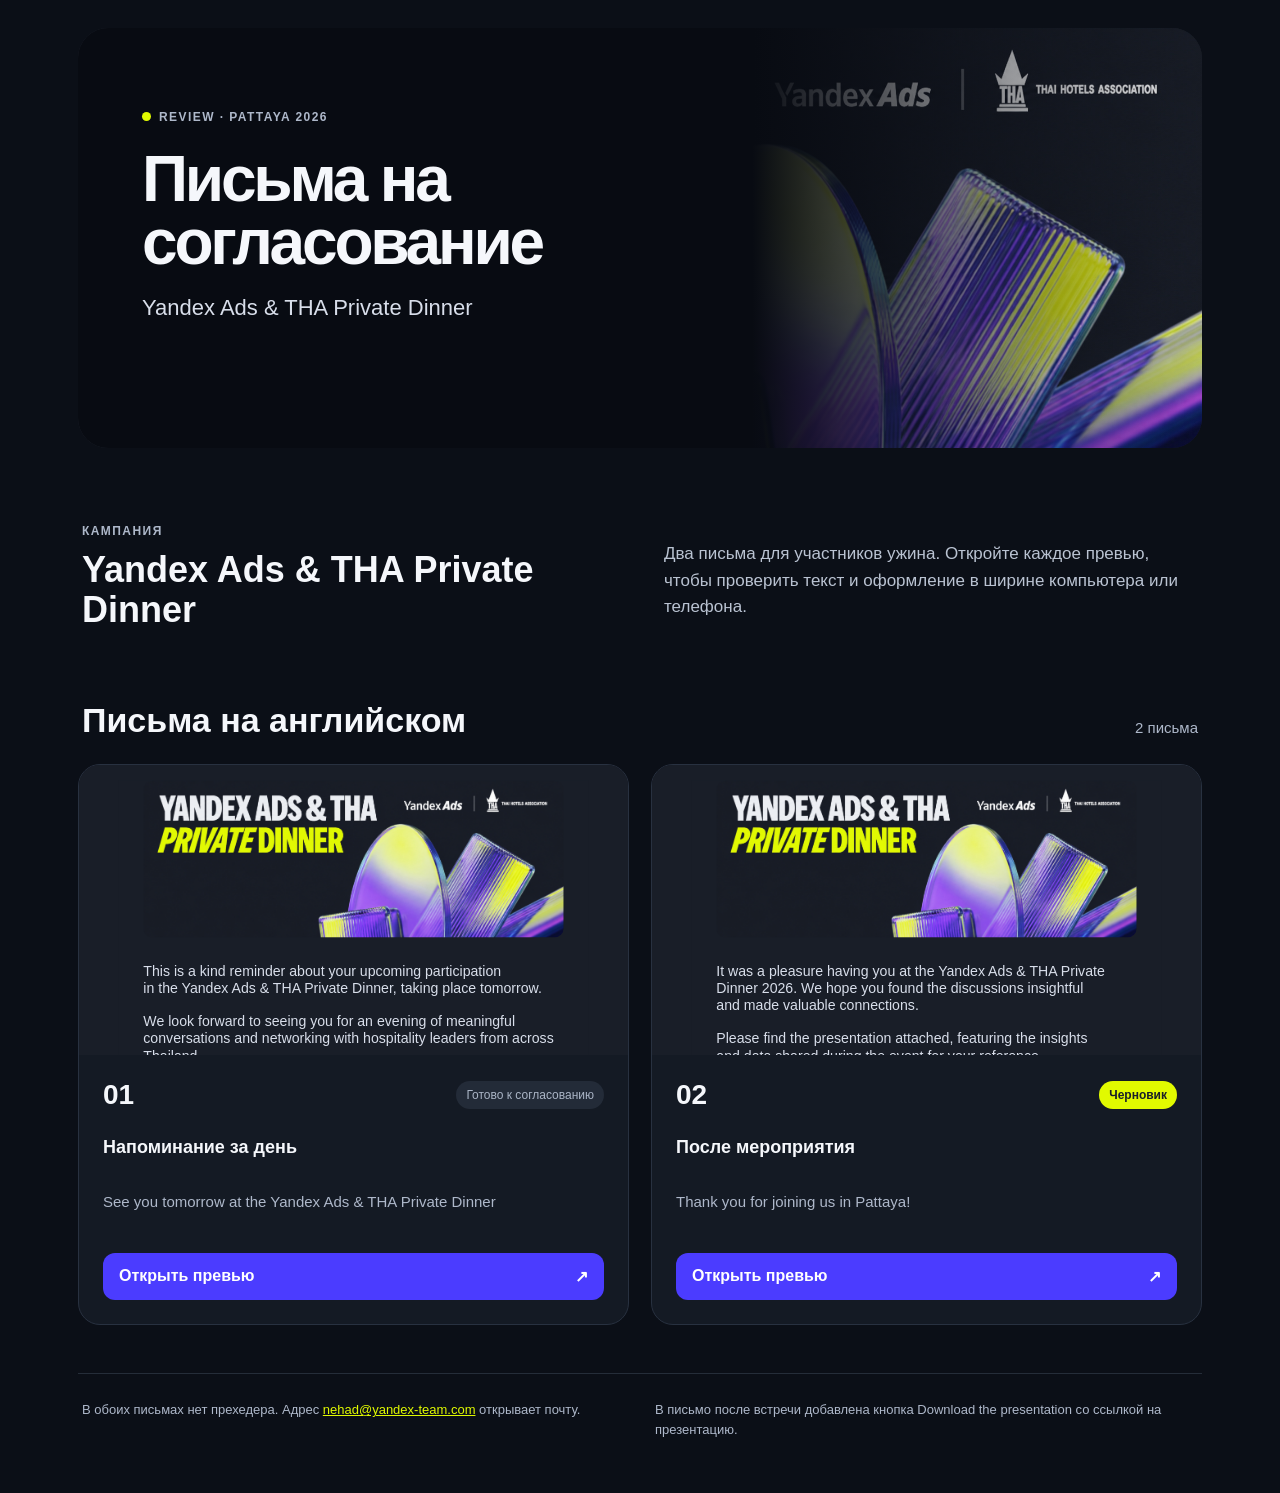
<file: index.html>
<!doctype html>
<html lang="ru">
<head>
  <meta charset="utf-8">
  <meta name="viewport" content="width=device-width,initial-scale=1">
  <meta name="robots" content="noindex, nofollow, noarchive, nosnippet, noimageindex">
  <title>Yandex Ads &amp; THA Private Dinner — письма на согласование</title>
  <link rel="stylesheet" href="styles.css?v=desktop700">
</head>
<body>
  <main>
    <section class="hero">
      <img class="hero__image" src="assets/tha-dinner-header-tight-q95.jpg" alt="">
      <div class="hero__shade"></div>
      <div class="hero__copy">
        <p class="eyebrow"><span></span>Review · Pattaya 2026</p>
        <h1>Письма на согласование</h1>
        <p>Yandex Ads &amp; THA Private Dinner</p>
      </div>
    </section>

    <section class="intro">
      <div><p class="kicker">Кампания</p><h2>Yandex Ads &amp; THA Private Dinner</h2></div>
      <p class="intro__copy">Два письма для участников ужина. Откройте каждое превью, чтобы проверить текст и оформление в ширине компьютера или телефона.</p>
    </section>

    <section class="letters" aria-labelledby="letters-heading">
      <div class="section-heading"><h2 id="letters-heading">Письма на английском</h2><p>2 письма</p></div>
      <div class="grid">
        <article class="card">
          <div class="thumb" data-review-thumb>
            <div class="thumb__stage"><iframe src="reminder/index.html?v=no-support-1" title="Миниатюра письма: напоминание за день" tabindex="-1" loading="eager"></iframe></div>
            <a class="thumb__link" href="preview.html?letter=reminder&amp;v=desktop700" target="_blank" rel="noopener" aria-label="Открыть превью: Напоминание за день"></a>
          </div>
          <div class="card__body">
            <div class="topline"><span class="number">01</span><span class="status">Готово к согласованию</span></div>
            <h3 class="email-name">Напоминание за день</h3>
            <p class="email-subject">See you tomorrow at the Yandex Ads &amp; THA Private Dinner</p>
            <a class="open" href="preview.html?letter=reminder&amp;v=desktop700" target="_blank" rel="noopener">Открыть превью <span aria-hidden="true">↗</span></a>
          </div>
        </article>
        <article class="card">
          <div class="thumb" data-review-thumb>
            <div class="thumb__stage"><iframe src="post-event/index.html?v=post-v8-new-presentation" title="Миниатюра письма: после мероприятия" tabindex="-1" loading="eager"></iframe></div>
            <a class="thumb__link" href="preview.html?letter=post-event&amp;v=post-v8-new-presentation" target="_blank" rel="noopener" aria-label="Открыть превью: После мероприятия"></a>
          </div>
          <div class="card__body">
            <div class="topline"><span class="number">02</span><span class="status status--draft">Черновик</span></div>
            <h3 class="email-name">После мероприятия</h3>
            <p class="email-subject">Thank you for joining us in Pattaya!</p>
            <a class="open" href="preview.html?letter=post-event&amp;v=post-v8-new-presentation" target="_blank" rel="noopener">Открыть превью <span aria-hidden="true">↗</span></a>
          </div>
        </article>
      </div>
    </section>

    <footer>
      <p>В обоих письмах нет прехедера. Адрес <a href="mailto:nehad@yandex-team.com">nehad@yandex-team.com</a> открывает почту.</p>
      <p>В письмо после встречи добавлена кнопка Download the presentation со ссылкой на презентацию.</p>
    </footer>
  </main>
  <script>
    const fitThumb = thumb => {
      const stage = thumb.querySelector('.thumb__stage');
      stage.style.transform = `scale(${thumb.clientWidth / 700})`;
    };
    const thumbs = [...document.querySelectorAll('[data-review-thumb]')];
    thumbs.forEach(fitThumb);
    if ('ResizeObserver' in window) {
      const observer = new ResizeObserver(entries => entries.forEach(entry => fitThumb(entry.target)));
      thumbs.forEach(thumb => observer.observe(thumb));
    } else {
      window.addEventListener('resize', () => thumbs.forEach(fitThumb));
    }
  </script>
</body>
</html>
</file>
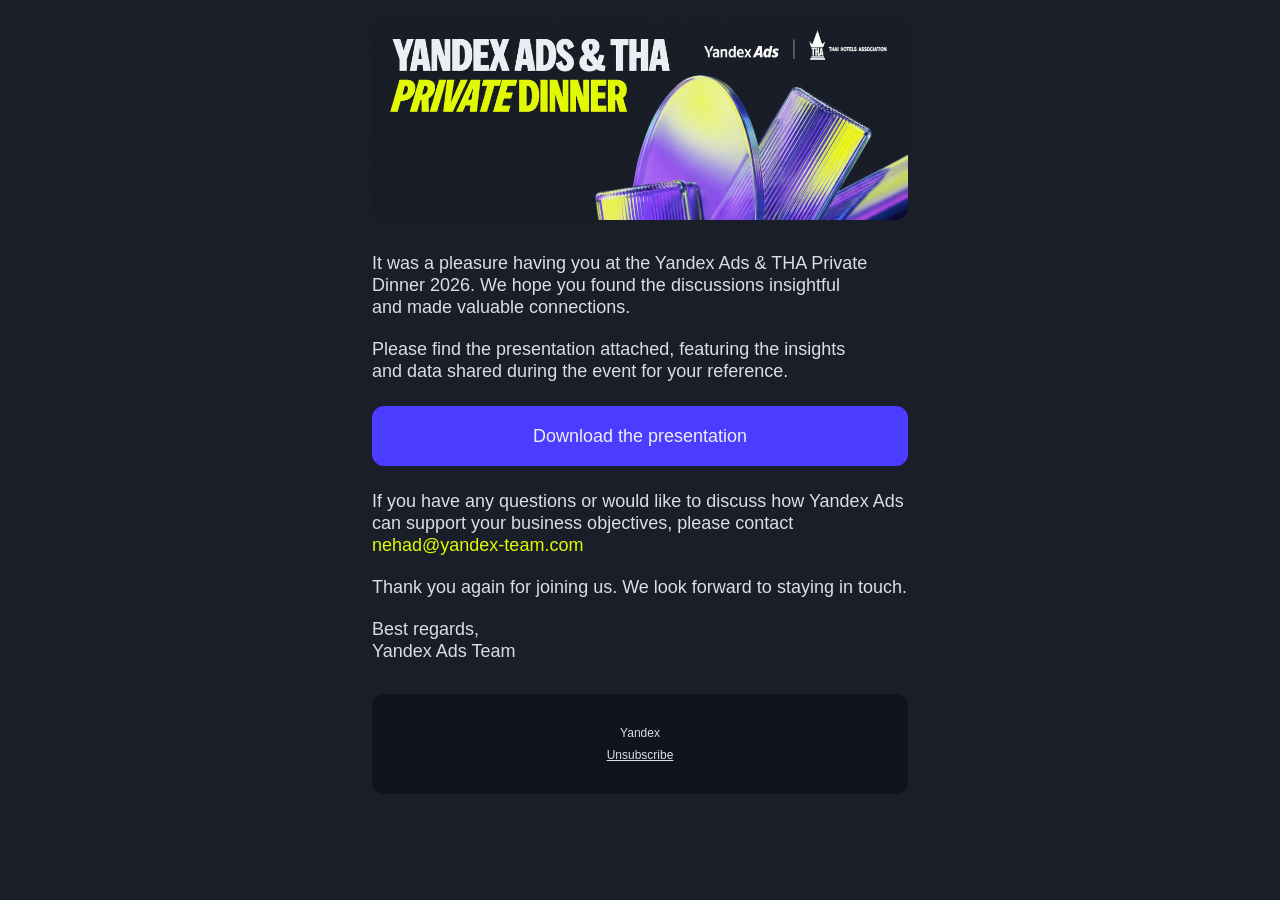
<file: post-event/index.html>
<!doctype html>
<html lang="en">
<head><meta charset="utf-8"><meta name="viewport" content="width=device-width,initial-scale=1"><title>Thank you for&nbsp;joining us in&nbsp;Pattaya!</title>
<style type="text/css">@media only screen and (min-width:601px){}@media only screen and (max-width:600px){.design-h1{font-size:24px!important;line-height:28.8px!important;}.design-h2{font-size:18px!important;line-height:21.6px!important;}.design-button{font-size:15px!important;line-height:28px!important;}.email-shell{width:100%!important;max-width:600px!important;}.header-logo{width:100%!important;max-width:100%!important;height:auto!important;}.plain-list-gap{padding-bottom:20px!important;}.content-pad{padding-left:15px!important;padding-right:15px!important;}.hero-image-rounded{border-radius:12px!important;}.v2-schedule-time-col{width:96px!important;padding-right:8px!important;}.v2-schedule-time-badge{width:88px!important;}.v2-schedule-time-badge span{font-size:12px!important;line-height:14px!important;}.v2-news-desktop-image,.v2-image-text-desktop-image,.v2-image-text-wide-desktop,.v2-media-card-desktop-image,.v2-media-preview-desktop-image{display:none!important;width:0!important;max-height:0!important;overflow:hidden!important;mso-hide:all!important;}.v2-news-mobile-image,.v2-image-text-mobile-image,.v2-image-text-wide-mobile,.v2-media-card-mobile-image,.v2-media-preview-mobile-image{display:block!important;max-height:none!important;overflow:visible!important;}.v2-image-text-mobile-image{padding-bottom:16px!important;}.v2-news-copy,.v2-image-text-copy,.v2-media-preview-copy{display:block!important;width:100%!important;padding-left:0!important;padding-right:0!important;}.v2-news-button{width:100%!important;}.v2-news-item{padding-top:24px!important;}.v2-media-card-item,.v2-event-choice-item,.v2-icon-fact-grid-item{display:block!important;width:100%!important;padding:0 0 16px!important;}.v2-stat-panel-cell{display:block!important;width:100%!important;box-sizing:border-box!important;}.v2-stat-grid-card{display:block!important;width:100%!important;box-sizing:border-box!important;height:auto!important;}.v2-stat-grid-value,.v2-stat-panel-label{height:auto!important;}.v2-stat-grid-gutter{display:block!important;width:100%!important;height:16px!important;}.v2-event-choice-copy{height:auto!important;padding-bottom:24px!important;}.v2-event-card{padding:24px!important;}.v2-event-confirmation-card{padding:24px!important;}.v2-event-confirmation-datetime,.v2-event-confirmation-timezone{display:block!important;width:100%!important;text-align:left!important;}.v2-event-confirmation-datetime{padding-bottom:8px!important;}.v2-event-confirmation-timezone{padding:0 0 24px!important;}.v2-course-promo-card{padding:24px!important;}.v2-course-facts,.v2-course-copy,.v2-course-service,.v2-course-speaker{display:block!important;width:100%!important;}.v2-course-facts{padding:0 0 20px!important;}.v2-course-copy{padding:0 0 24px!important;}.v2-course-service{padding:0 0 20px!important;}.v2-tile-cell{display:block!important;width:100%!important;padding:0 0 16px!important;}.v4-cta-group-item{display:block!important;width:100%!important;box-sizing:border-box!important;padding:8px!important;}}@media only screen and (max-width:375px){.v2-case-conversion-card{padding:20px!important;border-radius:20px!important;}.v2-case-conversion-button{width:100%!important;}.v2-schedule-time-col,.v2-schedule-copy{display:block!important;width:100%!important;max-width:100%!important;}.v2-schedule-time-col{padding:0 0 8px!important;}}</style></head>
<body bgcolor="#191E28" style="margin:0;padding:0;background-color:#191E28;">

<table role="presentation" width="100%" cellpadding="0" cellspacing="0" bgcolor="#191E28" style="width:100%;background-color:#191E28;"><tr><td align="center" style="padding:20px 0 24px;">
<!--[if mso]><table role="presentation" width="600"><tr><td><![endif]-->
<table role="presentation" width="600" class="email-shell" cellpadding="0" cellspacing="0" bgcolor="#191E28" style="width:100%;max-width:600px;table-layout:fixed;background-color:#191E28;"><tr data-spec-block="hero-dinner"><td class="content-pad" style="padding:0 15px 32px;"><!--[if mso]><table role="presentation" width="536" align="center" cellpadding="0" cellspacing="0"><tr><td><![endif]--><table role="presentation" width="100%" align="center" class="content-width" cellpadding="0" cellspacing="0" style="width:100%;max-width:536px;margin:0 auto;border-spacing:0;"><tr><td><img class="hero-image hero-image-rounded" src="../assets/tha-dinner-header-tight-q95.jpg" width="536" height="200" alt="Yandex Ads &amp; THA Private Dinner" style="display:block;width:100%;max-width:536px;height:auto;border:0;border-radius:12px;"></td></tr></table><!--[if mso]></td></tr></table><![endif]--></td></tr><tr data-spec-block="pleasure"><td class="content-pad" style="padding:0 15px 20px;"><!--[if mso]><table role="presentation" width="536" align="center" cellpadding="0" cellspacing="0"><tr><td><![endif]--><table role="presentation" width="100%" align="center" class="content-width" cellpadding="0" cellspacing="0" style="width:100%;max-width:536px;margin:0 auto;border-spacing:0;"><tr><td><p style="margin:0;color:#D8DEEA;font:400 18px/22px Arial,Helvetica,sans-serif;">It was a&nbsp;pleasure having you at&nbsp;the&nbsp;Yandex Ads &amp; THA Private Dinner 2026. We hope you found the&nbsp;discussions insightful and&nbsp;made valuable connections.</p></td></tr></table><!--[if mso]></td></tr></table><![endif]--></td></tr><tr data-spec-block="presentation"><td class="content-pad" style="padding:0 15px 24px;"><!--[if mso]><table role="presentation" width="536" align="center" cellpadding="0" cellspacing="0"><tr><td><![endif]--><table role="presentation" width="100%" align="center" class="content-width" cellpadding="0" cellspacing="0" style="width:100%;max-width:536px;margin:0 auto;border-spacing:0;"><tr><td><p style="margin:0;color:#D8DEEA;font:400 18px/22px Arial,Helvetica,sans-serif;">Please find the&nbsp;presentation attached, featuring the&nbsp;insights and&nbsp;data shared during the&nbsp;event for&nbsp;your reference.</p></td></tr></table><!--[if mso]></td></tr></table><![endif]--></td></tr><tr data-spec-block="download-presentation"><td class="content-pad" style="padding:0 15px 24px;"><!--[if mso]><table role="presentation" width="536" align="center" cellpadding="0" cellspacing="0"><tr><td><![endif]--><table role="presentation" width="100%" align="center" class="content-width" cellpadding="0" cellspacing="0" style="width:100%;max-width:536px;margin:0 auto;border-spacing:0;"><tr><td><table role="presentation" cellpadding="0" cellspacing="0" width="100%" style="width:100%;"><tr><td align="center" bgcolor="#4B3CFF" style="display:block;background-color:#4B3CFF;border:0px solid #4B3CFF;border-radius:12px;"><a class="design-button cta-link" href="https://disk.yandex.ru/i/BRSTkEn7wg2NDA" target="_blank" data-cta-emphasis="accent" data-cta-reason="SINGLE_CTA_ALWAYS_ACCENT" data-cta-size="standard" data-cta-size-reason="REQUESTED_SIZE_APPLIED" style="display:block;padding:16px 16px;color:#EBEFF5;white-space:normal;overflow-wrap:anywhere;word-break:break-word;text-align:center;text-decoration:none;font:400 18px/28px Arial,Helvetica,sans-serif;">Download the&nbsp;presentation</a></td></tr></table></td></tr></table><!--[if mso]></td></tr></table><![endif]--></td></tr><tr data-spec-block="questions"><td class="content-pad" style="padding:0 15px 20px;"><!--[if mso]><table role="presentation" width="536" align="center" cellpadding="0" cellspacing="0"><tr><td><![endif]--><table role="presentation" width="100%" align="center" class="content-width" cellpadding="0" cellspacing="0" style="width:100%;max-width:536px;margin:0 auto;border-spacing:0;"><tr><td><p style="margin:0;color:#D8DEEA;font:400 18px/22px Arial,Helvetica,sans-serif;">If&nbsp;you have any questions or&nbsp;would like to&nbsp;discuss how Yandex Ads can support your business objectives, please contact <a href="mailto:nehad@yandex-team.com" target="_blank" style="color:#E1FA00;text-decoration:none;">nehad@yandex-team.com</a></p></td></tr></table><!--[if mso]></td></tr></table><![endif]--></td></tr><tr data-spec-block="thanks"><td class="content-pad" style="padding:0 15px 20px;"><!--[if mso]><table role="presentation" width="536" align="center" cellpadding="0" cellspacing="0"><tr><td><![endif]--><table role="presentation" width="100%" align="center" class="content-width" cellpadding="0" cellspacing="0" style="width:100%;max-width:536px;margin:0 auto;border-spacing:0;"><tr><td><p style="margin:0;color:#D8DEEA;font:400 18px/22px Arial,Helvetica,sans-serif;">Thank you again for&nbsp;joining us. We look forward to&nbsp;staying in&nbsp;touch.</p></td></tr></table><!--[if mso]></td></tr></table><![endif]--></td></tr><tr data-spec-block="signoff"><td class="content-pad" style="padding:0 15px 32px;"><!--[if mso]><table role="presentation" width="536" align="center" cellpadding="0" cellspacing="0"><tr><td><![endif]--><table role="presentation" width="100%" align="center" class="content-width" cellpadding="0" cellspacing="0" style="width:100%;max-width:536px;margin:0 auto;border-spacing:0;"><tr><td><p style="margin:0;color:#D8DEEA;font:400 18px/22px Arial,Helvetica,sans-serif;">Best regards,<br>Yandex Ads Team</p></td></tr></table><!--[if mso]></td></tr></table><![endif]--></td></tr><tr data-spec-block="footer-1"><td class="content-pad" style="padding:0 15px 32px;"><!--[if mso]><table role="presentation" width="536" align="center" cellpadding="0" cellspacing="0"><tr><td><![endif]--><table role="presentation" width="100%" align="center" class="content-width" cellpadding="0" cellspacing="0" style="width:100%;max-width:536px;margin:0 auto;border-spacing:0;"><tr><td><table role="presentation" width="100%" align="center" cellpadding="0" cellspacing="0" bgcolor="#0F141E" style="width:100%;margin:0 auto;background-color:#0F141E;border-radius:12px;"><tr><td style="padding:28px 16px;"><table role="presentation" width="100%" align="center" cellpadding="0" cellspacing="0" style="width:100%;margin:0 auto;"><tr><td align="center" style="padding:4px 0;color:#D8DEEA;font:400 12px/14px Arial,Tahoma,sans-serif;text-align:center;">Yandex</td></tr><tr><td align="center" style="padding:4px 0;color:#D8DEEA;font:400 12px/14px Arial,Tahoma,sans-serif;text-align:center;"><a href="{{ unsubscribe_link }}" style="color:#D8DEEA;text-decoration:underline;">Unsubscribe</a></td></tr></table></td></tr></table></td></tr></table><!--[if mso]></td></tr></table><![endif]--></td></tr></table>
<!--[if mso]></td></tr></table><![endif]-->
</td></tr></table>
</body></html>
</file>
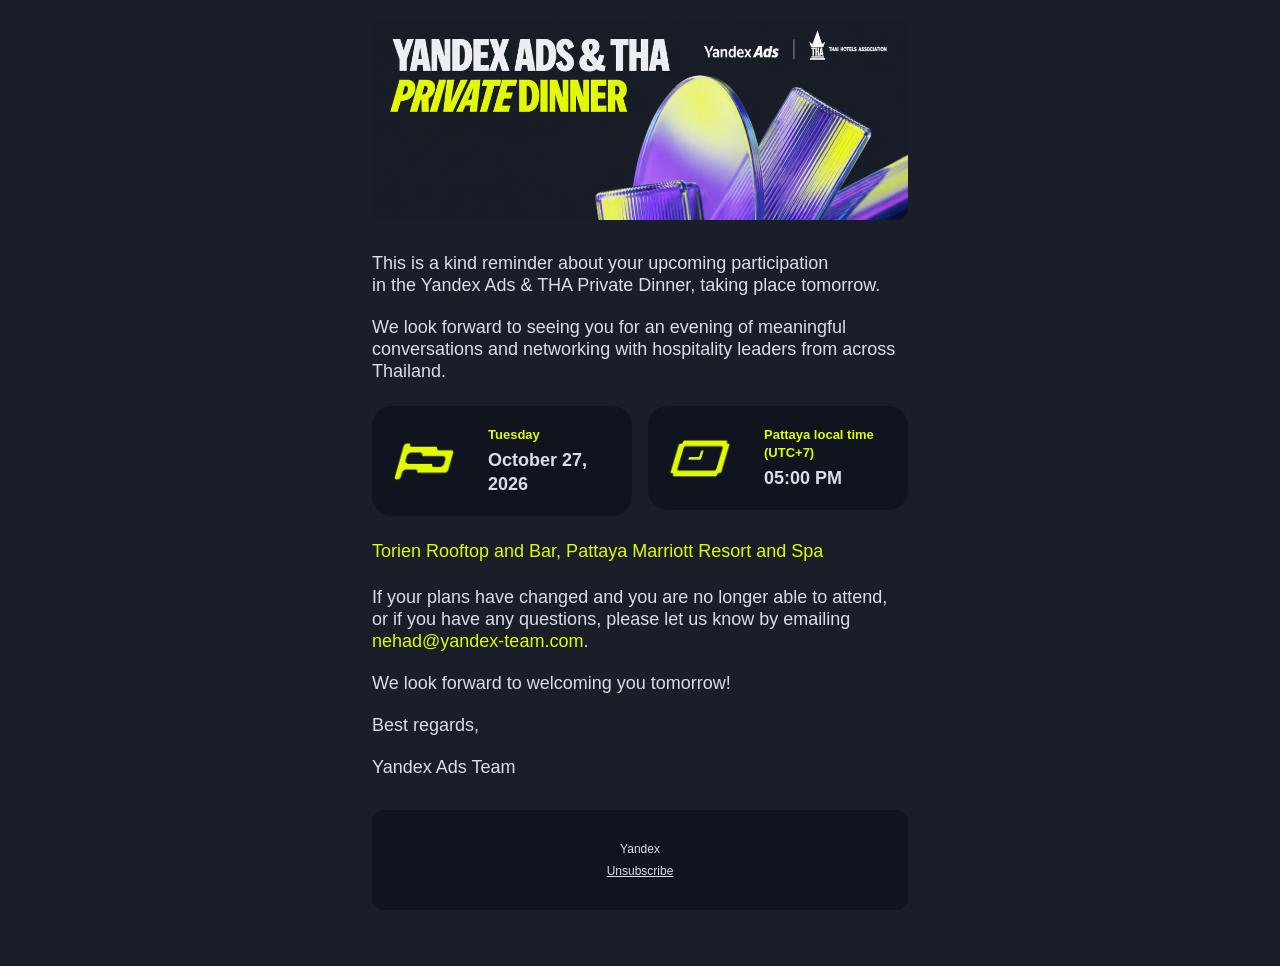
<file: reminder/index.html>
<!doctype html>
<html lang="en">
<head><meta charset="utf-8"><meta name="viewport" content="width=device-width,initial-scale=1"><title>See you tomorrow at&nbsp;the&nbsp;Yandex Ads &amp; THA Private Dinner</title>
<style type="text/css">@media only screen and (min-width:601px){}@media only screen and (max-width:600px){.design-h1{font-size:24px!important;line-height:28.8px!important;}.design-h2{font-size:18px!important;line-height:21.6px!important;}.design-button{font-size:15px!important;line-height:28px!important;}.email-shell{width:100%!important;max-width:600px!important;}.header-logo{width:100%!important;max-width:100%!important;height:auto!important;}.plain-list-gap{padding-bottom:20px!important;}.content-pad{padding-left:15px!important;padding-right:15px!important;}.hero-image-rounded{border-radius:12px!important;}.v2-schedule-time-col{width:96px!important;padding-right:8px!important;}.v2-schedule-time-badge{width:88px!important;}.v2-schedule-time-badge span{font-size:12px!important;line-height:14px!important;}.v2-news-desktop-image,.v2-image-text-desktop-image,.v2-image-text-wide-desktop,.v2-media-card-desktop-image,.v2-media-preview-desktop-image{display:none!important;width:0!important;max-height:0!important;overflow:hidden!important;mso-hide:all!important;}.v2-news-mobile-image,.v2-image-text-mobile-image,.v2-image-text-wide-mobile,.v2-media-card-mobile-image,.v2-media-preview-mobile-image{display:block!important;max-height:none!important;overflow:visible!important;}.v2-image-text-mobile-image{padding-bottom:16px!important;}.v2-news-copy,.v2-image-text-copy,.v2-media-preview-copy{display:block!important;width:100%!important;padding-left:0!important;padding-right:0!important;}.v2-news-button{width:100%!important;}.v2-news-item{padding-top:24px!important;}.v2-media-card-item,.v2-event-choice-item,.v2-icon-fact-grid-item{display:block!important;width:100%!important;padding:0 0 16px!important;}.v2-stat-panel-cell{display:block!important;width:100%!important;box-sizing:border-box!important;}.v2-stat-grid-card{display:block!important;width:100%!important;box-sizing:border-box!important;height:auto!important;}.v2-stat-grid-value,.v2-stat-panel-label{height:auto!important;}.v2-stat-grid-gutter{display:block!important;width:100%!important;height:16px!important;}.v2-event-choice-copy{height:auto!important;padding-bottom:24px!important;}.v2-event-card{padding:24px!important;}.v2-event-confirmation-card{padding:24px!important;}.v2-event-confirmation-datetime,.v2-event-confirmation-timezone{display:block!important;width:100%!important;text-align:left!important;}.v2-event-confirmation-datetime{padding-bottom:8px!important;}.v2-event-confirmation-timezone{padding:0 0 24px!important;}.v2-course-promo-card{padding:24px!important;}.v2-course-facts,.v2-course-copy,.v2-course-service,.v2-course-speaker{display:block!important;width:100%!important;}.v2-course-facts{padding:0 0 20px!important;}.v2-course-copy{padding:0 0 24px!important;}.v2-course-service{padding:0 0 20px!important;}.v2-tile-cell{display:block!important;width:100%!important;padding:0 0 16px!important;}.v4-cta-group-item{display:block!important;width:100%!important;box-sizing:border-box!important;padding:8px!important;}}@media only screen and (max-width:375px){.v2-case-conversion-card{padding:20px!important;border-radius:20px!important;}.v2-case-conversion-button{width:100%!important;}.v2-schedule-time-col,.v2-schedule-copy{display:block!important;width:100%!important;max-width:100%!important;}.v2-schedule-time-col{padding:0 0 8px!important;}}</style></head>
<body bgcolor="#191E28" style="margin:0;padding:0;background-color:#191E28;">

<table role="presentation" width="100%" cellpadding="0" cellspacing="0" bgcolor="#191E28" style="width:100%;background-color:#191E28;"><tr><td align="center" style="padding:20px 0 24px;">
<!--[if mso]><table role="presentation" width="600"><tr><td><![endif]-->
<table role="presentation" width="600" class="email-shell" cellpadding="0" cellspacing="0" bgcolor="#191E28" style="width:100%;max-width:600px;table-layout:fixed;background-color:#191E28;"><tr data-spec-block="hero-dinner"><td class="content-pad" style="padding:0 15px 32px;"><!--[if mso]><table role="presentation" width="536" align="center" cellpadding="0" cellspacing="0"><tr><td><![endif]--><table role="presentation" width="100%" align="center" class="content-width" cellpadding="0" cellspacing="0" style="width:100%;max-width:536px;margin:0 auto;border-spacing:0;"><tr><td><img class="hero-image hero-image-rounded" src="../assets/tha-dinner-header-tight-q95.jpg" width="536" height="200" alt="Yandex Ads &amp; THA Private Dinner" style="display:block;width:100%;max-width:536px;height:auto;border:0;border-radius:12px;"></td></tr></table><!--[if mso]></td></tr></table><![endif]--></td></tr><tr data-spec-block="intro-reminder"><td class="content-pad" style="padding:0 15px 20px;"><!--[if mso]><table role="presentation" width="536" align="center" cellpadding="0" cellspacing="0"><tr><td><![endif]--><table role="presentation" width="100%" align="center" class="content-width" cellpadding="0" cellspacing="0" style="width:100%;max-width:536px;margin:0 auto;border-spacing:0;"><tr><td><p style="margin:0;color:#D8DEEA;font:400 18px/22px Arial,Helvetica,sans-serif;">This is a&nbsp;kind reminder about&nbsp;your upcoming participation in&nbsp;the&nbsp;Yandex Ads &amp; THA Private Dinner, taking place tomorrow.</p></td></tr></table><!--[if mso]></td></tr></table><![endif]--></td></tr><tr data-spec-block="networking"><td class="content-pad" style="padding:0 15px 24px;"><!--[if mso]><table role="presentation" width="536" align="center" cellpadding="0" cellspacing="0"><tr><td><![endif]--><table role="presentation" width="100%" align="center" class="content-width" cellpadding="0" cellspacing="0" style="width:100%;max-width:536px;margin:0 auto;border-spacing:0;"><tr><td><p style="margin:0;color:#D8DEEA;font:400 18px/22px Arial,Helvetica,sans-serif;">We look forward to&nbsp;seeing you for&nbsp;an&nbsp;evening of&nbsp;meaningful conversations and&nbsp;networking with&nbsp;hospitality leaders from&nbsp;across Thailand.</p></td></tr></table><!--[if mso]></td></tr></table><![endif]--></td></tr><tr data-spec-block="event-date-time"><td class="content-pad" style="padding:0 15px 24px;"><!--[if mso]><table role="presentation" width="536" align="center" cellpadding="0" cellspacing="0"><tr><td><![endif]--><table role="presentation" width="100%" align="center" class="content-width" cellpadding="0" cellspacing="0" style="width:100%;max-width:536px;margin:0 auto;border-spacing:0;"><tr><td><table data-email-component="V2-DATE-TIME-TILES/compact" role="presentation" width="100%" border="0" cellspacing="0" cellpadding="0" style="width:100%;border-spacing:0;"><tr><td class="v2-tile-cell" width="260" valign="top" style="width:50%;padding-right:8px;"><table role="presentation" width="100%" border="0" cellspacing="0" cellpadding="0" bgcolor="#0F141E" style="width:100%;background-color:#0F141E;border-radius:20px;"><tr><td width="80" valign="middle" style="width:80px;padding:20px 8px 20px 20px;"><img src="images/event-date-icon-dark.png" width="64" alt="" style="display:block;width:64px;max-width:64px;height:auto;border:0;"></td><td valign="middle" style="padding:20px 20px 20px 8px;"><p style="margin:0 0 4px;color:#E1FA00;font:700 13px/18px Arial,Tahoma,sans-serif;">Tuesday</p><p style="margin:0;color:#D8DEEA;font:700 18px/24px Arial,Tahoma,sans-serif;">October 27, 2026</p></td></tr></table></td><td class="v2-tile-cell" width="260" valign="top" style="width:50%;padding-left:8px;"><table role="presentation" width="100%" border="0" cellspacing="0" cellpadding="0" bgcolor="#0F141E" style="width:100%;background-color:#0F141E;border-radius:20px;"><tr><td width="80" valign="middle" style="width:80px;padding:20px 8px 20px 20px;"><img src="images/event-time-icon-dark.png" width="64" alt="" style="display:block;width:64px;max-width:64px;height:auto;border:0;"></td><td valign="middle" style="padding:20px 20px 20px 8px;"><p style="margin:0 0 4px;color:#E1FA00;font:700 13px/18px Arial,Tahoma,sans-serif;">Pattaya local time (UTC+7)</p><p style="margin:0;color:#D8DEEA;font:700 18px/24px Arial,Tahoma,sans-serif;">05:00 PM</p></td></tr></table></td></tr></table></td></tr></table><!--[if mso]></td></tr></table><![endif]--></td></tr><tr data-spec-block="venue-link"><td class="content-pad" style="padding:0 15px 24px;"><!--[if mso]><table role="presentation" width="536" align="center" cellpadding="0" cellspacing="0"><tr><td><![endif]--><table role="presentation" width="100%" align="center" class="content-width" cellpadding="0" cellspacing="0" style="width:100%;max-width:536px;margin:0 auto;border-spacing:0;"><tr><td><p style="margin:0;color:#D8DEEA;font:400 18px/22px Arial,Helvetica,sans-serif;"><a href="https://www.google.com/maps/place/Torien+Rooftop+and+Bar/@12.8677557,100.8926927,21z/data=!4m6!3m5!1s0x310295e7fe20616b:0x74bd7872b1364083!8m2!3d12.8679171!4d100.8927683!16s/g/11y_y6mwx3?entry=ttu&amp;g_ep=EgoyMDI2MDkxNi4wIKXMDSoASAFQAw==" target="_blank" style="color:#E1FA00;text-decoration:none;">Torien Rooftop and&nbsp;Bar, Pattaya Marriott Resort and&nbsp;Spa</a></p></td></tr></table><!--[if mso]></td></tr></table><![endif]--></td></tr><tr data-spec-block="contact"><td class="content-pad" style="padding:0 15px 20px;"><!--[if mso]><table role="presentation" width="536" align="center" cellpadding="0" cellspacing="0"><tr><td><![endif]--><table role="presentation" width="100%" align="center" class="content-width" cellpadding="0" cellspacing="0" style="width:100%;max-width:536px;margin:0 auto;border-spacing:0;"><tr><td><p style="margin:0;color:#D8DEEA;font:400 18px/22px Arial,Helvetica,sans-serif;">If&nbsp;your plans have changed and&nbsp;you are no longer able to&nbsp;attend, or&nbsp;if&nbsp;you have any questions, please let us know by&nbsp;emailing <a href="mailto:nehad@yandex-team.com" target="_blank" style="color:#E1FA00;text-decoration:none;">nehad@yandex-team.com</a>.</p></td></tr></table><!--[if mso]></td></tr></table><![endif]--></td></tr><tr data-spec-block="welcome"><td class="content-pad" style="padding:0 15px 20px;"><!--[if mso]><table role="presentation" width="536" align="center" cellpadding="0" cellspacing="0"><tr><td><![endif]--><table role="presentation" width="100%" align="center" class="content-width" cellpadding="0" cellspacing="0" style="width:100%;max-width:536px;margin:0 auto;border-spacing:0;"><tr><td><p style="margin:0;color:#D8DEEA;font:400 18px/22px Arial,Helvetica,sans-serif;">We look forward to&nbsp;welcoming you tomorrow!</p></td></tr></table><!--[if mso]></td></tr></table><![endif]--></td></tr><tr data-spec-block="signoff"><td class="content-pad" style="padding:0 15px 20px;"><!--[if mso]><table role="presentation" width="536" align="center" cellpadding="0" cellspacing="0"><tr><td><![endif]--><table role="presentation" width="100%" align="center" class="content-width" cellpadding="0" cellspacing="0" style="width:100%;max-width:536px;margin:0 auto;border-spacing:0;"><tr><td><p style="margin:0;color:#D8DEEA;font:400 18px/22px Arial,Helvetica,sans-serif;">Best regards,</p></td></tr></table><!--[if mso]></td></tr></table><![endif]--></td></tr><tr data-spec-block="signoff-team"><td class="content-pad" style="padding:0 15px 32px;"><!--[if mso]><table role="presentation" width="536" align="center" cellpadding="0" cellspacing="0"><tr><td><![endif]--><table role="presentation" width="100%" align="center" class="content-width" cellpadding="0" cellspacing="0" style="width:100%;max-width:536px;margin:0 auto;border-spacing:0;"><tr><td><p style="margin:0;color:#D8DEEA;font:400 18px/22px Arial,Helvetica,sans-serif;">Yandex Ads Team</p></td></tr></table><!--[if mso]></td></tr></table><![endif]--></td></tr><tr data-spec-block="footer-1"><td class="content-pad" style="padding:0 15px 32px;"><!--[if mso]><table role="presentation" width="536" align="center" cellpadding="0" cellspacing="0"><tr><td><![endif]--><table role="presentation" width="100%" align="center" class="content-width" cellpadding="0" cellspacing="0" style="width:100%;max-width:536px;margin:0 auto;border-spacing:0;"><tr><td><table role="presentation" width="100%" align="center" cellpadding="0" cellspacing="0" bgcolor="#0F141E" style="width:100%;margin:0 auto;background-color:#0F141E;border-radius:12px;"><tr><td style="padding:28px 16px;"><table role="presentation" width="100%" align="center" cellpadding="0" cellspacing="0" style="width:100%;margin:0 auto;"><tr><td align="center" style="padding:4px 0;color:#D8DEEA;font:400 12px/14px Arial,Tahoma,sans-serif;text-align:center;">Yandex</td></tr><tr><td align="center" style="padding:4px 0;color:#D8DEEA;font:400 12px/14px Arial,Tahoma,sans-serif;text-align:center;"><a href="{{ unsubscribe_link }}" style="color:#D8DEEA;text-decoration:underline;">Unsubscribe</a></td></tr></table></td></tr></table></td></tr></table><!--[if mso]></td></tr></table><![endif]--></td></tr></table>
<!--[if mso]></td></tr></table><![endif]-->
</td></tr></table>
</body></html>
</file>
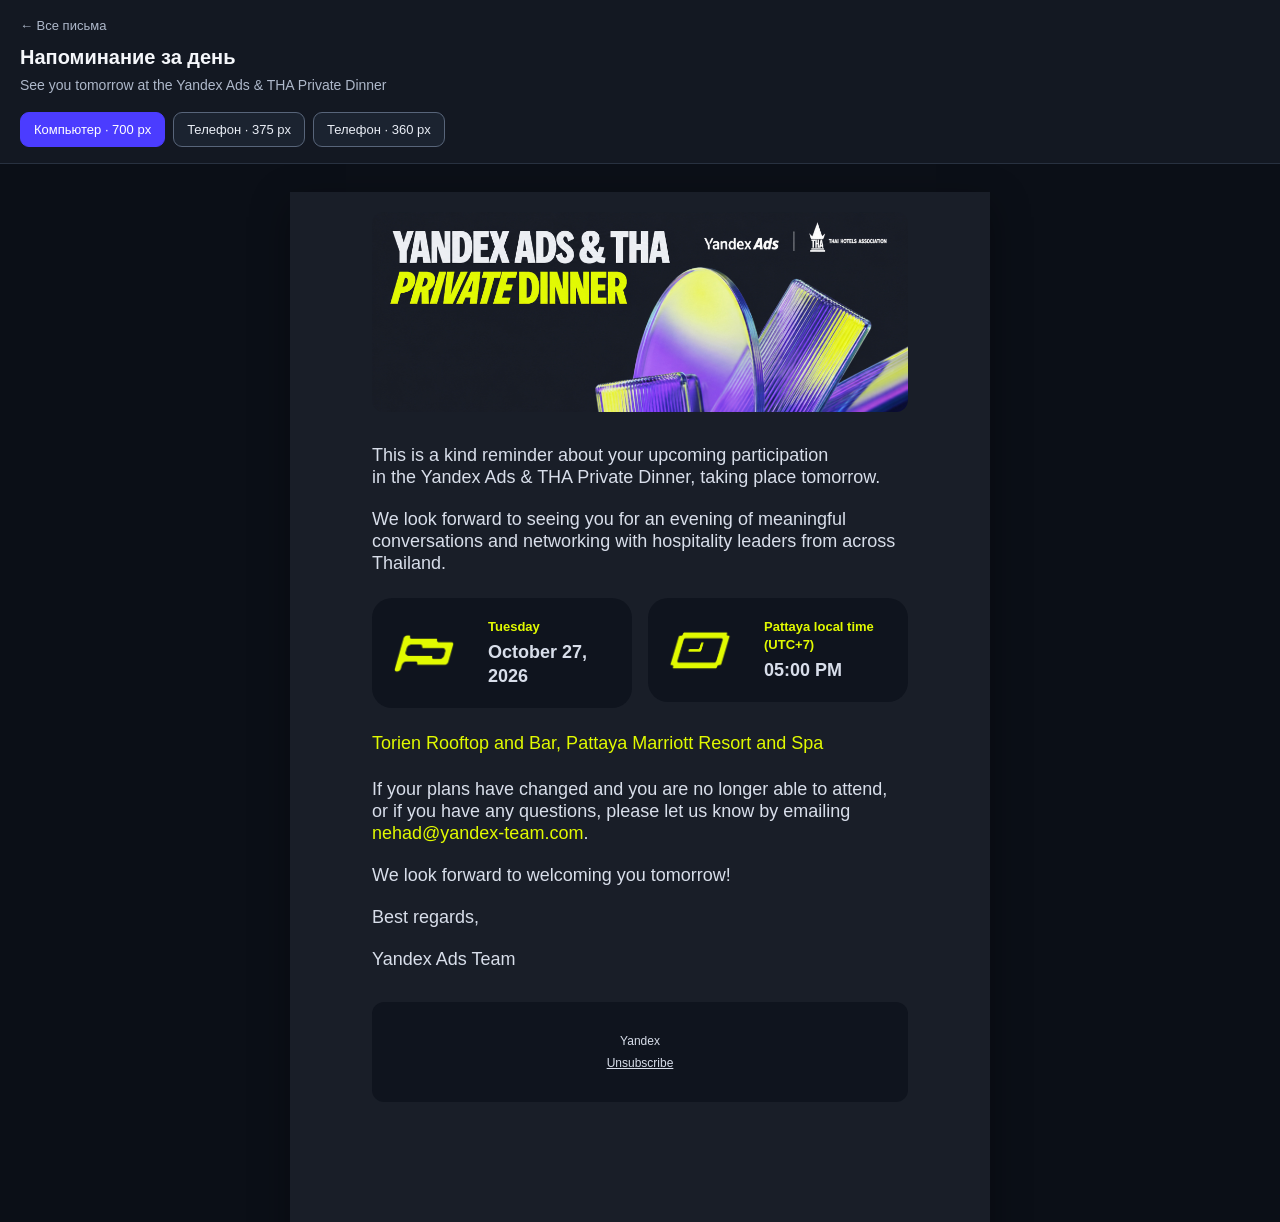
<file: preview.html>
<!doctype html>
<html lang="ru">
<head>
  <meta charset="utf-8">
  <meta name="viewport" content="width=device-width,initial-scale=1">
  <meta name="robots" content="noindex, nofollow, noarchive, nosnippet, noimageindex">
  <title>Предпросмотр письма — Yandex Ads &amp; THA Private Dinner</title>
  <style>
    *{box-sizing:border-box}html{background:#0b0f17}body{margin:0;color:#f5f7fb;background:#0b0f17;font-family:Arial,Helvetica,sans-serif}
    .bar{position:sticky;top:0;z-index:2;padding:16px 20px;background:rgba(20,26,36,.96);border-bottom:1px solid #283140;backdrop-filter:blur(12px)}
    .back{display:inline-block;margin-bottom:12px;color:#aeb8ca;font-size:13px;text-decoration:none}.back:hover{text-decoration:underline}
    h1{margin:0;font-size:20px;line-height:1.25}.subject{margin:6px 0 0;color:#aeb8ca;font-size:14px;line-height:1.4}
    .controls{display:flex;flex-wrap:wrap;gap:8px;margin-top:16px}.controls button{padding:9px 13px;border:1px solid #58657a;border-radius:9px;color:#e9edf5;background:#1b2330;cursor:pointer;font:inherit;font-size:13px}
    .controls button[aria-pressed=true]{border-color:#4b3cff;background:#4b3cff;color:#fff}.controls button:focus-visible,.back:focus-visible{outline:3px solid #e1fa00;outline-offset:2px}
    .stage{min-height:calc(100vh - 140px);padding:28px 12px 64px;overflow-x:auto;text-align:center}.viewport{display:inline-block;width:min(700px,100%);min-height:720px;overflow:hidden;background:#191e28;box-shadow:0 12px 36px rgba(0,0,0,.35);vertical-align:top}
    iframe{display:block;width:100%;min-height:720px;border:0;background:#191e28}
    @media(max-width:700px){.bar{position:static}.stage{min-height:0;padding:14px 6px 40px}}
  </style>
</head>
<body>
  <header class="bar">
    <a class="back" href="./">← Все письма</a>
    <h1 id="name"></h1>
    <p class="subject" id="subject"></p>
    <nav class="controls" aria-label="Ширина предпросмотра">
      <button type="button" data-width="700" aria-pressed="true">Компьютер · 700 px</button>
      <button type="button" data-width="375" aria-pressed="false">Телефон · 375 px</button>
      <button type="button" data-width="360" aria-pressed="false">Телефон · 360 px</button>
    </nav>
  </header>
  <main class="stage"><div class="viewport" id="viewport"><iframe id="email" title="Письмо" sandbox="allow-same-origin allow-popups allow-popups-to-escape-sandbox"></iframe></div></main>
  <script>
    const letters = {
      reminder: {name:'Напоминание за день',subject:'See you tomorrow at the Yandex Ads & THA Private Dinner',path:'reminder/index.html?v=no-support-1'},
      'post-event': {name:'После мероприятия · черновик',subject:'Thank you for joining us in Pattaya!',path:'post-event/index.html?v=post-v8-new-presentation'}
    };
    const params = new URLSearchParams(location.search);
    const letter = letters[params.get('letter')] || letters.reminder;
    document.getElementById('name').textContent = letter.name;
    document.getElementById('subject').textContent = letter.subject;
    document.title = letter.name + ' — предпросмотр';
    const frame = document.getElementById('email');
    const viewport = document.getElementById('viewport');
    frame.src = letter.path;
    const resize = () => {
      try {
        const doc = frame.contentDocument;
        if (doc) frame.style.height = Math.max(720,doc.documentElement.scrollHeight,doc.body.scrollHeight) + 'px';
      } catch (_) {}
    };
    frame.addEventListener('load', () => {resize();setTimeout(resize,150)});
    const selectWidth = width => {
      const button = document.querySelector(`[data-width="${width}"]`);
      if (!button) return;
      document.querySelectorAll('[data-width]').forEach(item => item.setAttribute('aria-pressed',String(item === button)));
      viewport.style.width = `min(${width}px,100%)`;
      setTimeout(resize,250);
    };
    document.querySelectorAll('[data-width]').forEach(button => button.addEventListener('click', () => selectWidth(button.dataset.width)));
    const requested = params.get('width');
    if (requested) selectWidth(requested);
    window.addEventListener('resize',resize);
  </script>
</body>
</html>
</file>
<file: styles.css>
*{box-sizing:border-box}html{background:#0b0f17}body{margin:0;color:#f5f7fb;background:#0b0f17;font-family:Arial,Helvetica,sans-serif}main{max-width:1180px;margin:auto;padding:28px}.hero{position:relative;min-height:420px;overflow:hidden;border-radius:30px;background:#191e28}.hero__image{position:absolute;width:100%;height:100%;object-fit:cover;object-position:center}.hero__shade{position:absolute;inset:0;background:linear-gradient(90deg,#080b12 0%,#080b12 60%,rgba(8,11,18,.52) 78%,rgba(8,11,18,.08) 100%)}.hero__copy{position:relative;z-index:1;max-width:650px;padding:70px 64px}.eyebrow,.kicker{color:#aeb8ca;text-transform:uppercase;letter-spacing:.12em;font-size:12px;font-weight:700}.eyebrow span{display:inline-block;width:9px;height:9px;margin-right:8px;border-radius:50%;background:#e1fa00}h1{margin:24px 0 18px;font-size:64px;line-height:.98;letter-spacing:-.05em}.hero__copy>p:last-child{font-size:22px;color:#d8deea}.intro{display:grid;grid-template-columns:1fr 1fr;gap:48px;padding:64px 4px 34px}.intro h2{margin:8px 0;font-size:36px;line-height:1.1}.intro__copy{align-self:end;color:#bac3d2;font-size:17px;line-height:1.55}.letters{padding-top:30px}.section-heading{display:flex;align-items:end;gap:18px;margin:0 4px 24px}.section-heading h2{margin:0;font-size:34px;line-height:1.15}.section-heading p{margin:0 0 4px auto;color:#aeb8ca;font-size:15px}.grid{display:grid;grid-template-columns:repeat(2,minmax(0,1fr));gap:22px}.card{min-width:0;overflow:hidden;border:1px solid #283140;border-radius:22px;background:#141a24}.thumb{position:relative;height:290px;overflow:hidden;background:#191e28}.thumb__stage{position:absolute;top:0;left:0;width:700px;height:900px;transform-origin:top left}.thumb iframe{display:block;width:700px;height:900px;border:0;background:#191e28;pointer-events:none}.thumb__link{position:absolute;inset:0;z-index:1}.card__body{padding:24px}.topline{display:flex;justify-content:space-between;gap:16px;align-items:center}.number{font-size:28px;font-weight:700;color:#f5f7fb}.status{padding:7px 10px;border-radius:99px;color:#abb5c6;background:#232b38;font-size:12px;white-space:nowrap}.status--draft{color:#191e28;background:#e1fa00;font-weight:700}.email-name{min-height:48px;margin:24px 0 8px;color:#f5f7fb;font-size:18px;line-height:1.35;font-weight:700}.email-subject{min-height:40px;margin:0 0 22px;color:#aeb8ca;font-size:15px;line-height:1.4}.open{display:flex;justify-content:space-between;padding:14px 16px;border-radius:12px;color:#fff;background:#4b3cff;text-decoration:none;font-weight:700}.open:hover{background:#6559ff}.open:focus-visible,.thumb__link:focus-visible{outline:3px solid #e1fa00;outline-offset:-3px}footer{display:grid;grid-template-columns:1fr 1fr;gap:30px;margin-top:48px;padding:26px 4px;color:#aeb8ca;border-top:1px solid #252d39;font-size:13px;line-height:1.5}footer p{margin:0}footer a{color:#e1fa00}@media(max-width:700px){main{padding:12px}.hero{min-height:500px}.hero__image{object-position:100% center}.hero__shade{background:linear-gradient(0deg,rgba(4,7,12,.98) 0%,rgba(4,7,12,.8) 48%,rgba(4,7,12,.15) 100%)}.hero__copy{padding:285px 25px 28px}h1{font-size:46px}.intro,.grid,footer{grid-template-columns:1fr}.intro{padding:42px 10px 24px;gap:10px}.intro h2{font-size:30px}.letters{padding-top:24px}.section-heading{display:block;margin:0 10px 20px}.section-heading h2{font-size:29px}.section-heading p{margin:8px 0 0}.thumb{height:240px}.card__body{padding:20px}.topline{align-items:flex-start}.status{max-width:190px;text-align:center;white-space:normal}.email-name,.email-subject{min-height:0}footer{gap:12px}}
</file>
